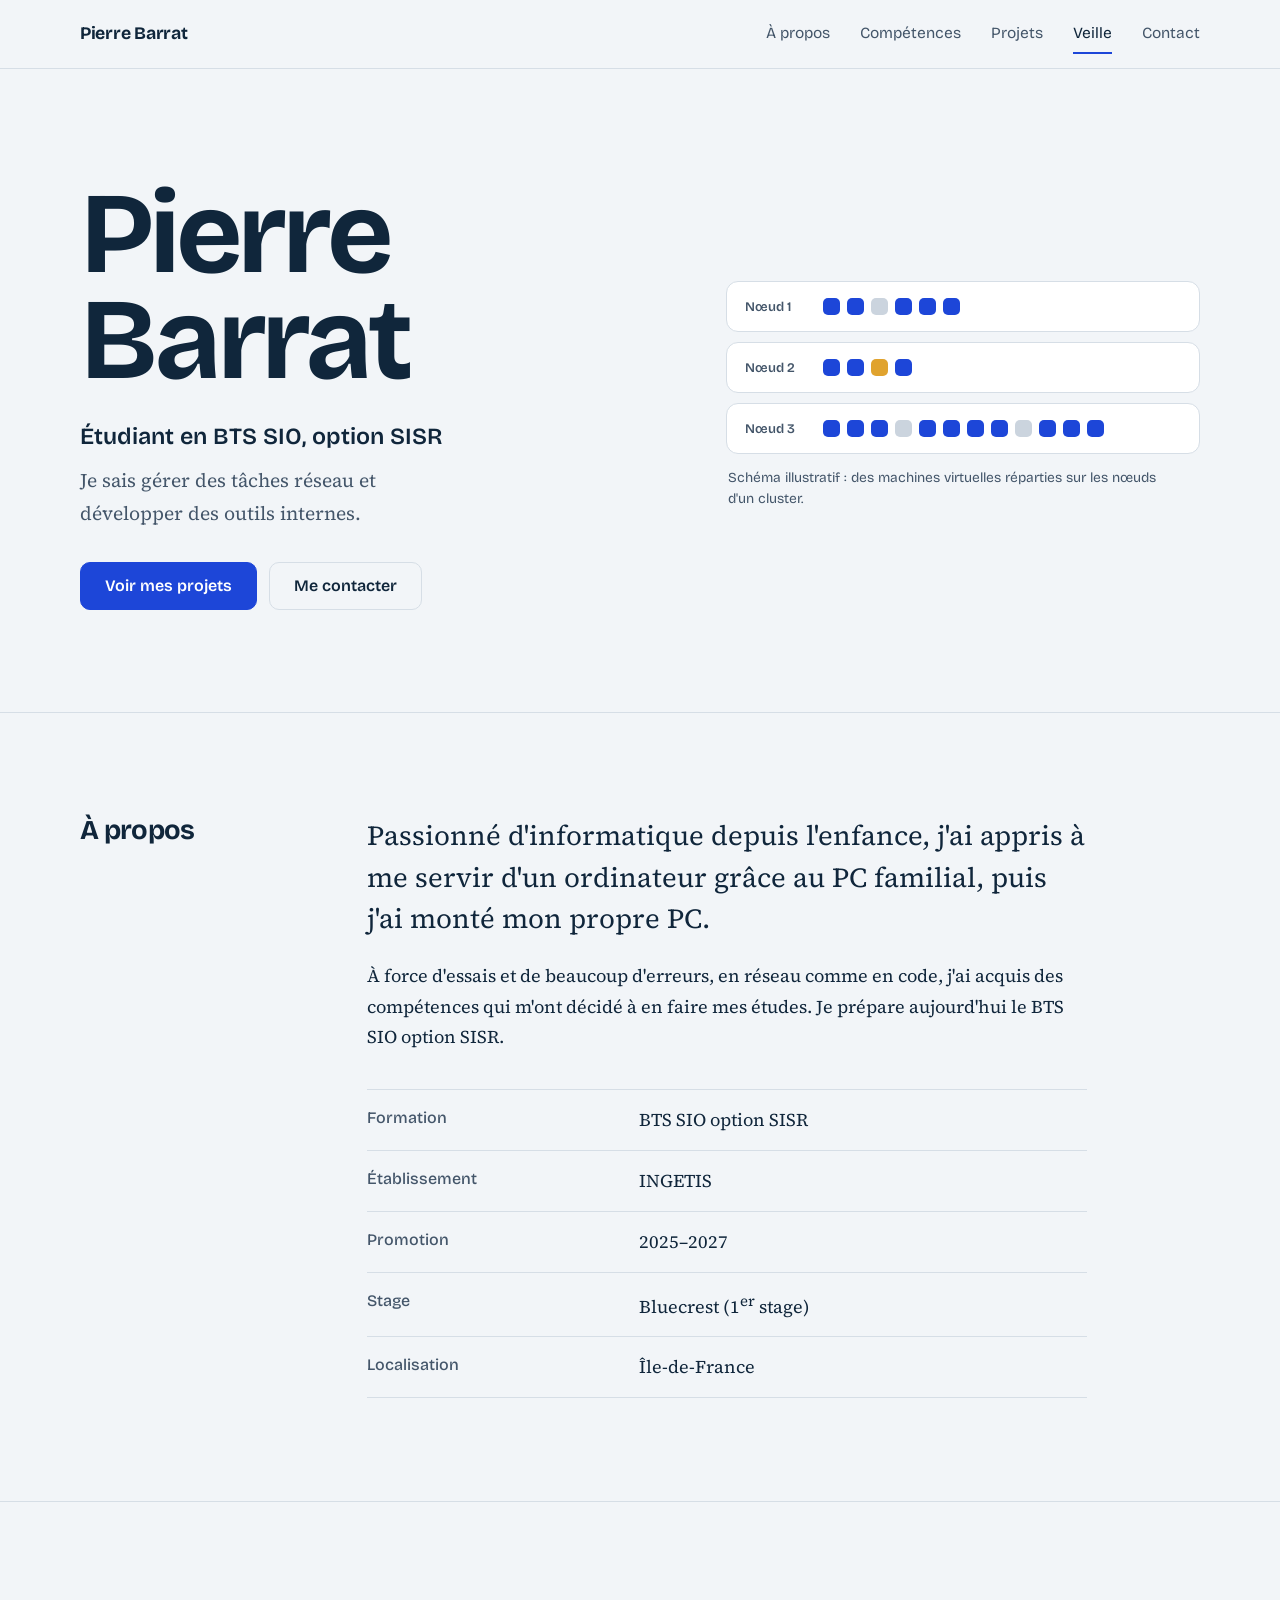
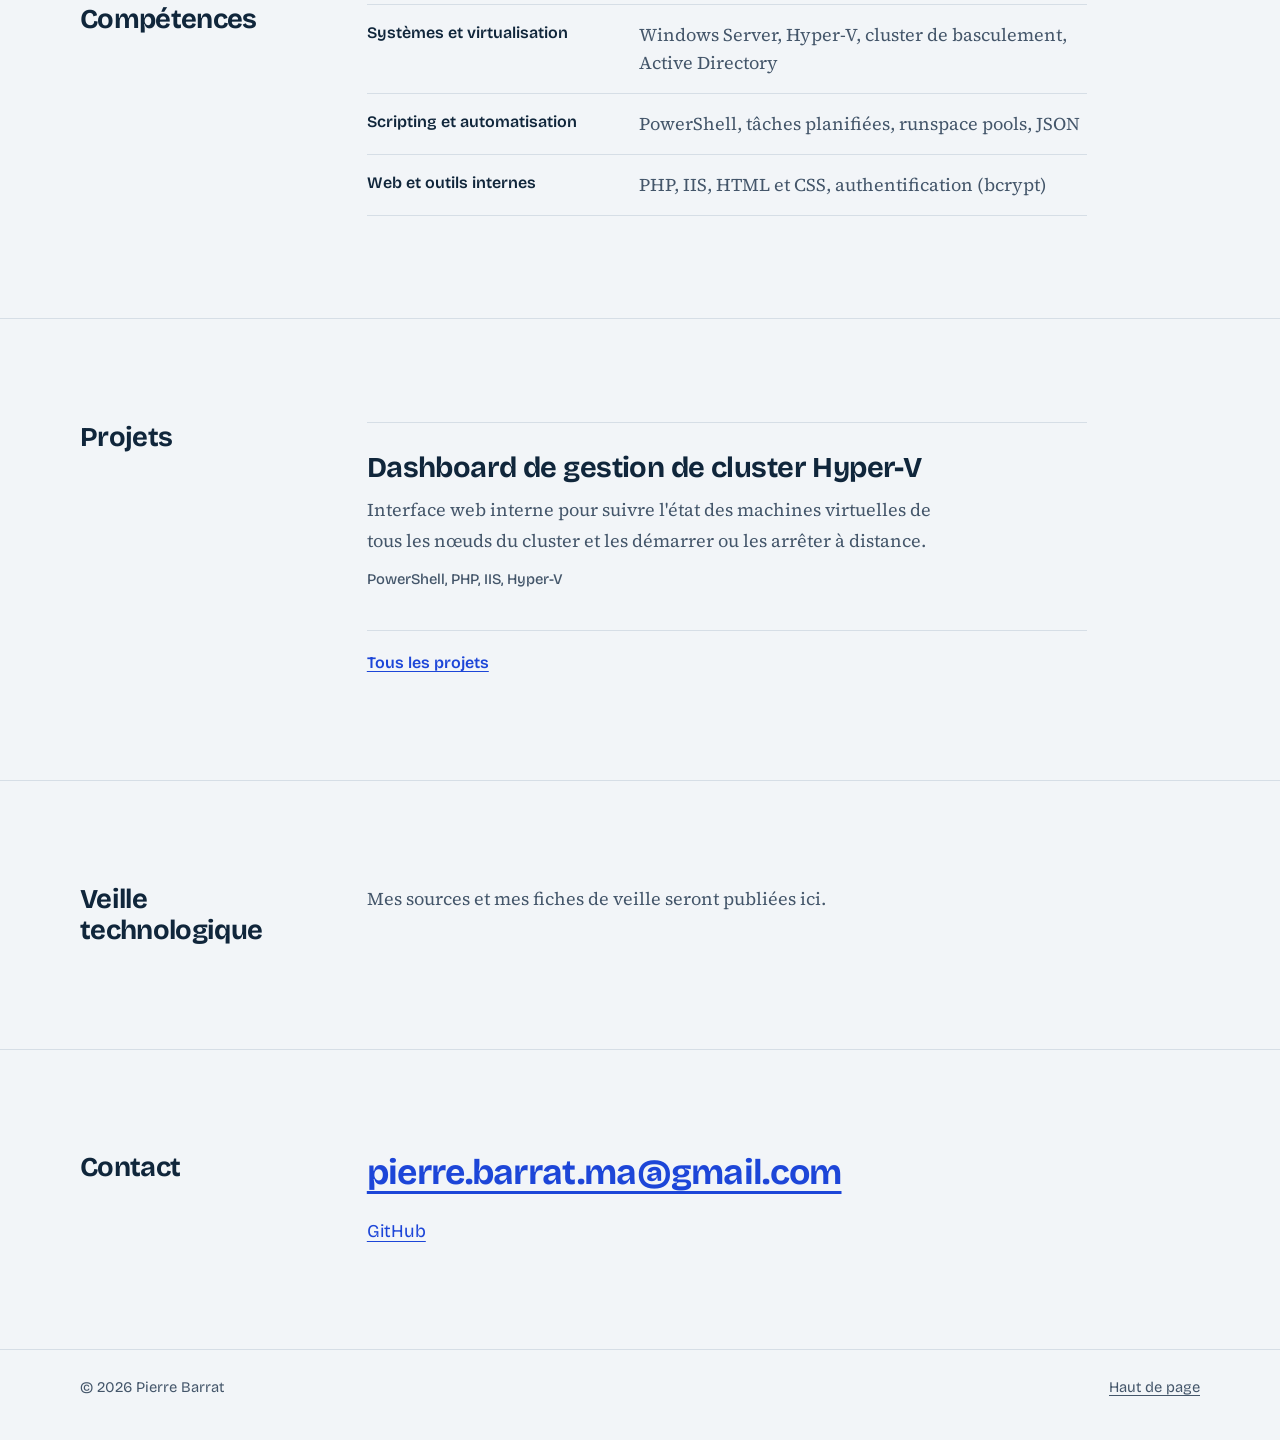
<file: index.html>
<!DOCTYPE html>
<html lang="fr">
<head>
  <meta charset="UTF-8">
  <meta name="viewport" content="width=device-width, initial-scale=1.0">
  <title>Pierre Barrat, étudiant en BTS SIO option SISR</title>
  <meta name="description" content="Pierre Barrat, étudiant en BTS SIO option SISR à INGETIS : réseau, administration Windows Server, virtualisation Hyper-V et PowerShell.">
  <meta name="theme-color" content="#F2F5F8" media="(prefers-color-scheme: light)">
  <meta name="theme-color" content="#0C1621" media="(prefers-color-scheme: dark)">
  <link rel="icon" href="favicon.svg" type="image/svg+xml">
  <link rel="preload" href="assets/fonts/bricolage-grotesque-latin-wght-normal.woff2" as="font" type="font/woff2" crossorigin>
  <link rel="stylesheet" href="style.css">
</head>
<body>
  <a class="skip-link" href="#main">Aller au contenu</a>

  <header class="site-header">
    <div class="wrap bar">
      <a class="brand" href="index.html">Pierre Barrat</a>
      <button class="menu-toggle" aria-expanded="false" aria-controls="menu">Menu</button>
      <ul class="menu" id="menu">
        <li><a href="#about">À propos</a></li>
        <li><a href="#skills">Compétences</a></li>
        <li><a href="#projects">Projets</a></li>
        <li><a href="#veille">Veille</a></li>
        <li><a href="#contact">Contact</a></li>
        <!-- CV : déposez votre PDF dans assets/cv/cv.pdf, puis retirez les marques de commentaire ci-dessous
        <li><a href="assets/cv/cv.pdf">CV</a></li>
        -->
      </ul>
    </div>
  </header>

  <main id="main">

    <section class="hero" id="top">
      <div class="wrap hero-grid">
        <div>
          <h1><span>Pierre</span> <span>Barrat</span></h1>
          <p class="role">Étudiant en BTS SIO, option SISR</p>
          <p class="intro">Je sais gérer des tâches réseau et développer des outils internes.</p>
          <div class="actions">
            <a class="btn btn-primary" href="#projects">Voir mes projets</a>
            <a class="btn" href="#contact">Me contacter</a>
          </div>
        </div>

        <div aria-hidden="true">
          <div class="cluster">
            <div class="node">
              <b>Nœud 1</b>
              <div class="vms">
                <i class="on" style="--i:0"></i><i class="on" style="--i:2"></i><i class="off"></i><i class="on" style="--i:5"></i><i class="on" style="--i:7"></i><i class="on" style="--i:9"></i>
              </div>
            </div>
            <div class="node">
              <b>Nœud 2</b>
              <div class="vms">
                <i class="on" style="--i:1"></i><i class="on" style="--i:4"></i><i class="warn"></i><i class="on" style="--i:8"></i>
              </div>
            </div>
            <div class="node">
              <b>Nœud 3</b>
              <div class="vms">
                <i class="on" style="--i:3"></i><i class="on" style="--i:6"></i><i class="on" style="--i:10"></i><i class="off"></i><i class="on" style="--i:11"></i><i class="on" style="--i:12"></i><i class="on" style="--i:13"></i><i class="on" style="--i:14"></i><i class="off"></i><i class="on" style="--i:15"></i><i class="on" style="--i:16"></i><i class="on" style="--i:17"></i>
              </div>
            </div>
          </div>
          <p class="cluster-note">Schéma illustratif : des machines virtuelles réparties sur les nœuds d'un cluster.</p>
        </div>
      </div>
    </section>

    <section class="section" id="about">
      <div class="wrap section-grid">
        <h2>À propos</h2>
        <div class="section-body">
          <p class="lead">Passionné d'informatique depuis l'enfance, j'ai appris à me servir d'un ordinateur grâce au PC familial, puis j'ai monté mon propre PC.</p>
          <p>À force d'essais et de beaucoup d'erreurs, en réseau comme en code, j'ai acquis des compétences qui m'ont décidé à en faire mes études. Je prépare aujourd'hui le BTS SIO option SISR.</p>

          <dl class="rows facts" style="margin-top:36px">
            <div><dt>Formation</dt><dd>BTS SIO option SISR</dd></div>
            <div><dt>Établissement</dt><dd>INGETIS</dd></div>
            <div><dt>Promotion</dt><dd>2025–2027</dd></div>
            <div><dt>Stage</dt><dd>Bluecrest (1<sup>er</sup>&nbsp;stage)</dd></div>
            <div><dt>Localisation</dt><dd>Île-de-France</dd></div>
          </dl>
        </div>
      </div>
    </section>

    <section class="section" id="skills">
      <div class="wrap section-grid">
        <h2>Compétences</h2>
        <div class="section-body">
          <dl class="rows">
            <div><dt>Systèmes et virtualisation</dt><dd>Windows Server, Hyper-V, cluster de basculement, Active Directory</dd></div>
            <div><dt>Scripting et automatisation</dt><dd>PowerShell, tâches planifiées, runspace pools, JSON</dd></div>
            <div><dt>Web et outils internes</dt><dd>PHP, IIS, HTML et CSS, authentification (bcrypt)</dd></div>
            <!-- Pour ajouter une ligne (par exemple réseau et sécurité), copiez la ligne ci-dessous :
            <div><dt>Réseau et sécurité</dt><dd>Vos compétences, séparées par des virgules</dd></div>
            -->
          </dl>
        </div>
      </div>
    </section>

    <section class="section" id="projects">
      <div class="wrap section-grid">
        <h2>Projets</h2>
        <div class="section-body">
          <div class="projects">
            <article class="project">
              <h3><a href="projet-dashboard-hyperv.html">Dashboard de gestion de cluster Hyper-V</a></h3>
              <p>Interface web interne pour suivre l'état des machines virtuelles de tous les nœuds du cluster et les démarrer ou les arrêter à distance.</p>
              <p class="stack">PowerShell, PHP, IIS, Hyper-V</p>
            </article>
            <!-- Pour ajouter un projet : copiez le bloc <article> ci-dessus, changez le texte et le lien,
                 puis dupliquez la page projet-dashboard-hyperv.html sous un autre nom. -->
          </div>
          <a class="more-link" href="projects.html">Tous les projets</a>
        </div>
      </div>
    </section>

    <section class="section" id="veille">
      <div class="wrap section-grid">
        <h2>Veille technologique</h2>
        <div class="section-body">
          <p class="empty">Mes sources et mes fiches de veille seront publiées ici.</p>
          <!-- Pour ajouter une fiche, remplacez la ligne ci-dessus par un bloc de ce type :
          <div class="projects">
            <article class="project">
              <h3>Titre de la fiche</h3>
              <p>Résumé en une ou deux phrases.</p>
              <p class="stack">Date, source</p>
            </article>
          </div>
          -->
        </div>
      </div>
    </section>

    <section class="section" id="contact">
      <div class="wrap section-grid">
        <h2>Contact</h2>
        <div class="section-body">
          <a class="mail" href="mailto:pierre.barrat.ma@gmail.com">pierre.barrat.ma@gmail.com</a>
          <ul class="contact-links">
            <li><a href="https://github.com/Pierre-Barrat">GitHub</a></li>
            <!-- LinkedIn : remplacez l'adresse puis retirez les marques de commentaire
            <li><a href="https://www.linkedin.com/in/votre-profil">LinkedIn</a></li>
            -->
          </ul>
        </div>
      </div>
    </section>

  </main>

  <footer class="site-footer">
    <div class="wrap footer-inner">
      <span>© <span id="year">2026</span> Pierre Barrat</span>
      <a href="#top">Haut de page</a>
    </div>
  </footer>

  <script src="script.js"></script>
</body>
</html>
</file>
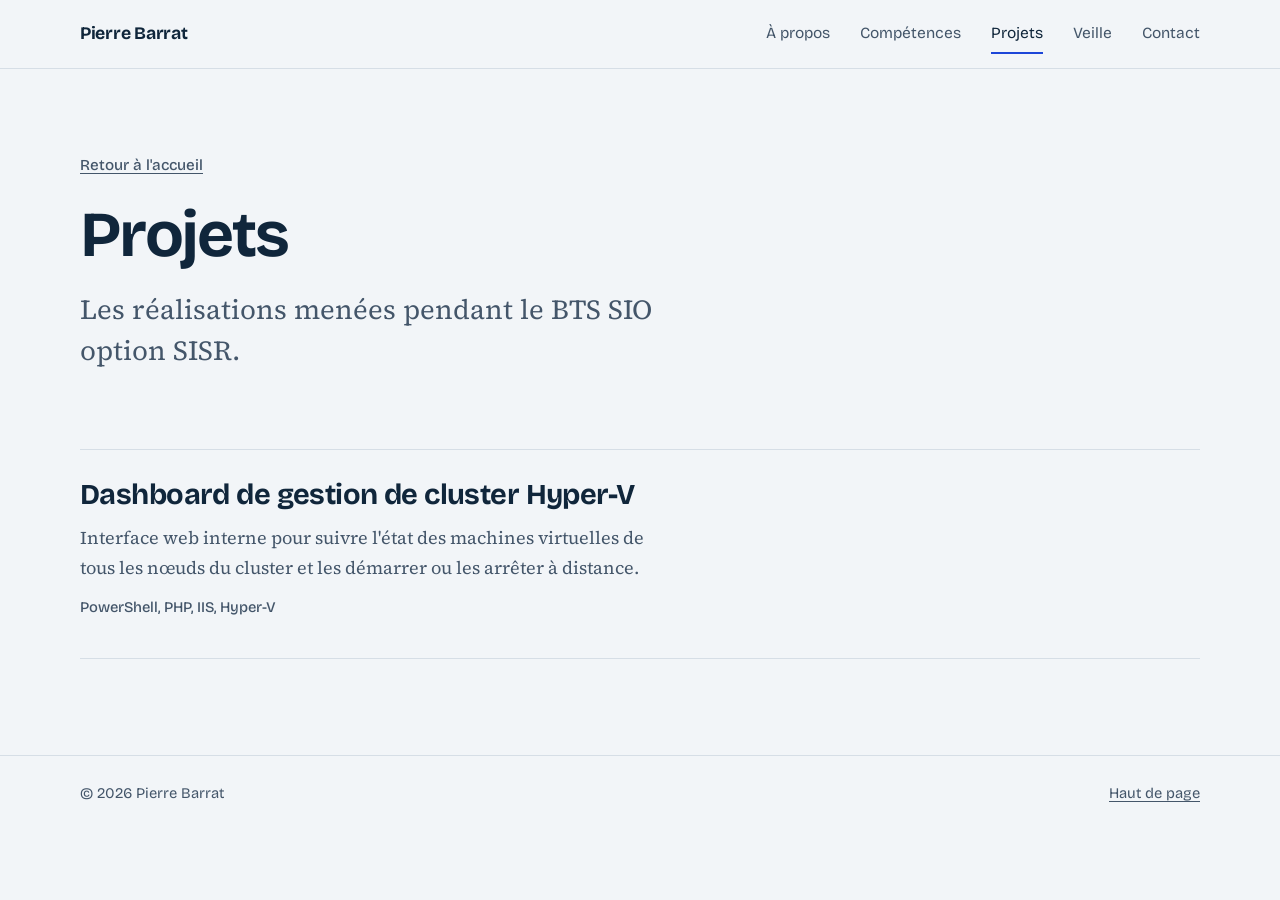
<file: projects.html>
<!DOCTYPE html>
<html lang="fr">
<head>
  <meta charset="UTF-8">
  <meta name="viewport" content="width=device-width, initial-scale=1.0">
  <title>Projets, Pierre Barrat</title>
  <meta name="description" content="Les projets réalisés par Pierre Barrat dans le cadre du BTS SIO option SISR.">
  <meta name="theme-color" content="#F2F5F8" media="(prefers-color-scheme: light)">
  <meta name="theme-color" content="#0C1621" media="(prefers-color-scheme: dark)">
  <link rel="icon" href="favicon.svg" type="image/svg+xml">
  <link rel="preload" href="assets/fonts/bricolage-grotesque-latin-wght-normal.woff2" as="font" type="font/woff2" crossorigin>
  <link rel="stylesheet" href="style.css">
</head>
<body>
  <a class="skip-link" href="#main">Aller au contenu</a>

  <header class="site-header">
    <div class="wrap bar">
      <a class="brand" href="index.html">Pierre Barrat</a>
      <button class="menu-toggle" aria-expanded="false" aria-controls="menu">Menu</button>
      <ul class="menu" id="menu">
        <li><a href="index.html#about">À propos</a></li>
        <li><a href="index.html#skills">Compétences</a></li>
        <li><a href="projects.html" aria-current="page">Projets</a></li>
        <li><a href="index.html#veille">Veille</a></li>
        <li><a href="index.html#contact">Contact</a></li>
      </ul>
    </div>
  </header>

  <main id="main">
    <div class="wrap page-head">
      <a class="back" href="index.html">Retour à l'accueil</a>
      <h1>Projets</h1>
      <p class="lead">Les réalisations menées pendant le BTS SIO option SISR.</p>
    </div>

    <div class="wrap" style="padding-bottom:96px">
      <div class="projects">
        <article class="project">
          <h3><a href="projet-dashboard-hyperv.html">Dashboard de gestion de cluster Hyper-V</a></h3>
          <p>Interface web interne pour suivre l'état des machines virtuelles de tous les nœuds du cluster et les démarrer ou les arrêter à distance.</p>
          <p class="stack">PowerShell, PHP, IIS, Hyper-V</p>
        </article>
        <!-- Pour ajouter un projet : copiez le bloc <article> ci-dessus. -->
      </div>
    </div>
  </main>

  <footer class="site-footer">
    <div class="wrap footer-inner">
      <span>© <span id="year">2026</span> Pierre Barrat</span>
      <a href="#main">Haut de page</a>
    </div>
  </footer>

  <script src="script.js"></script>
</body>
</html>
</file>
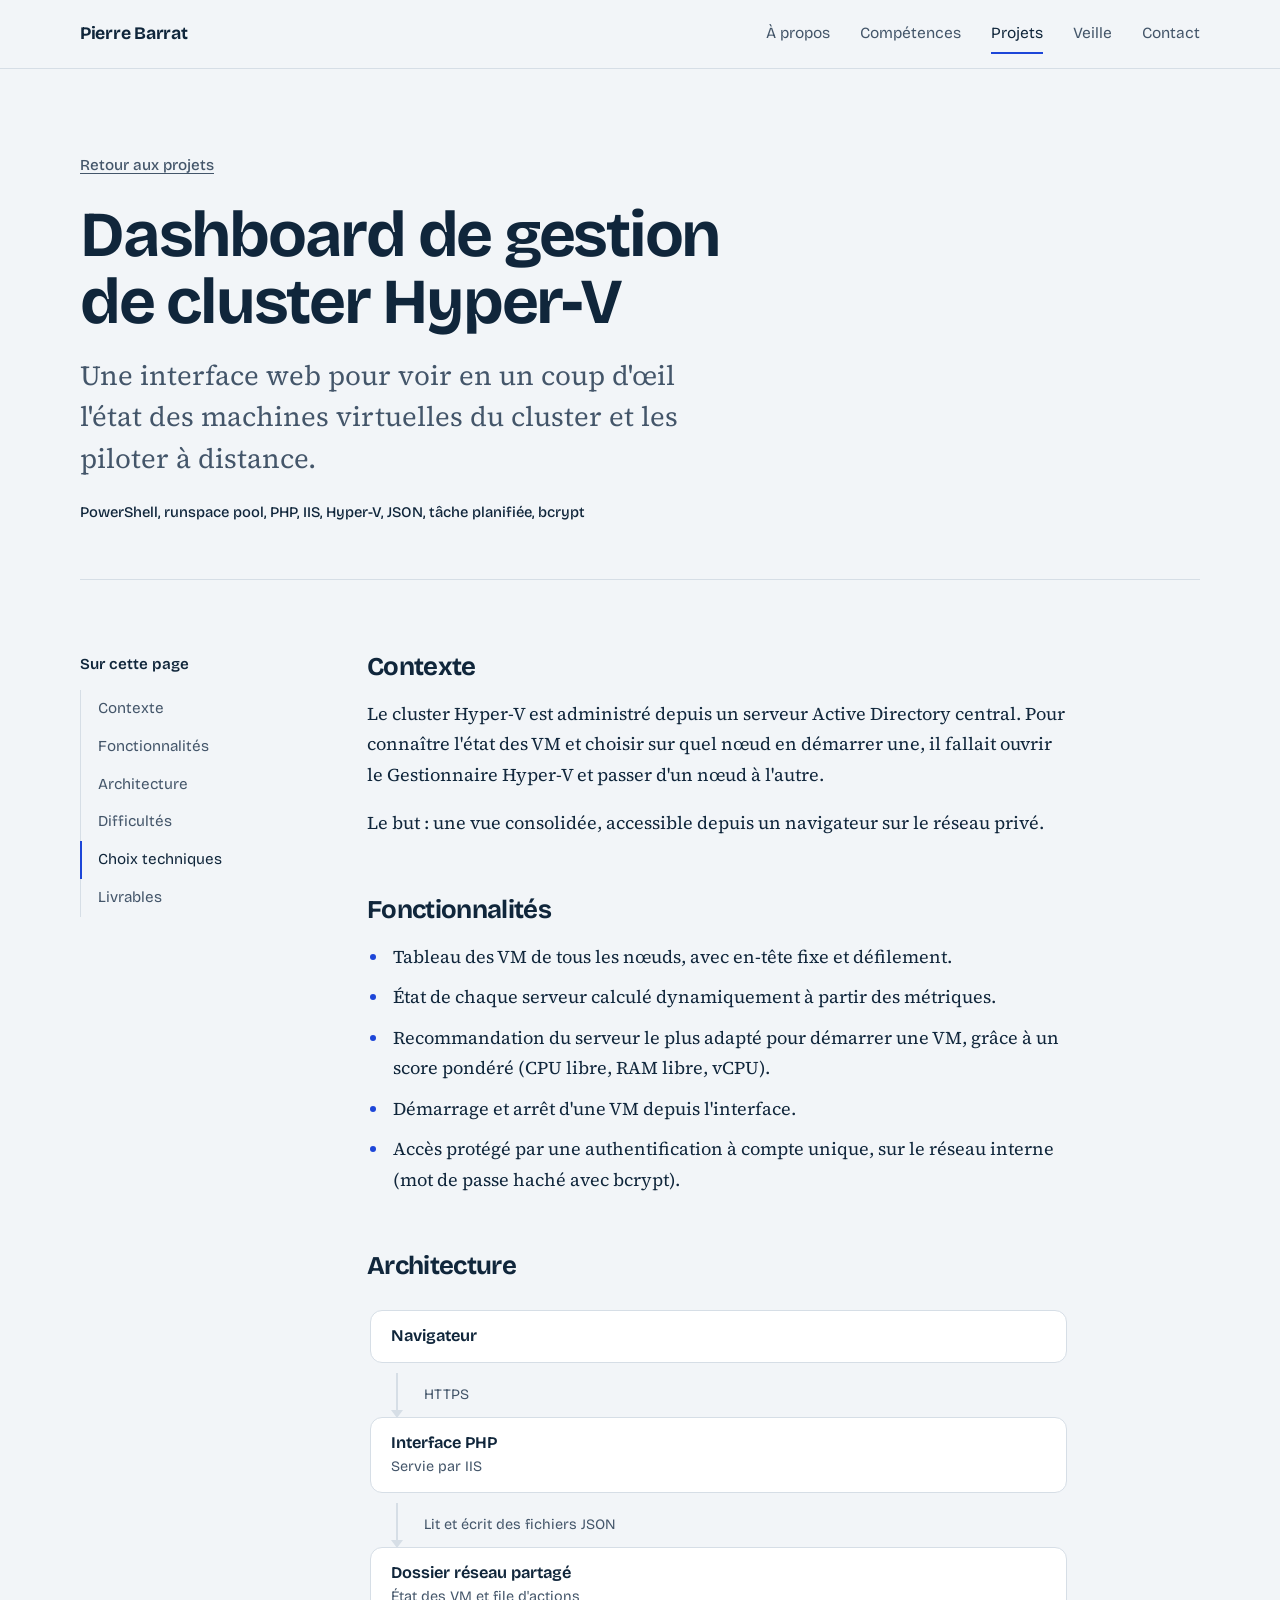
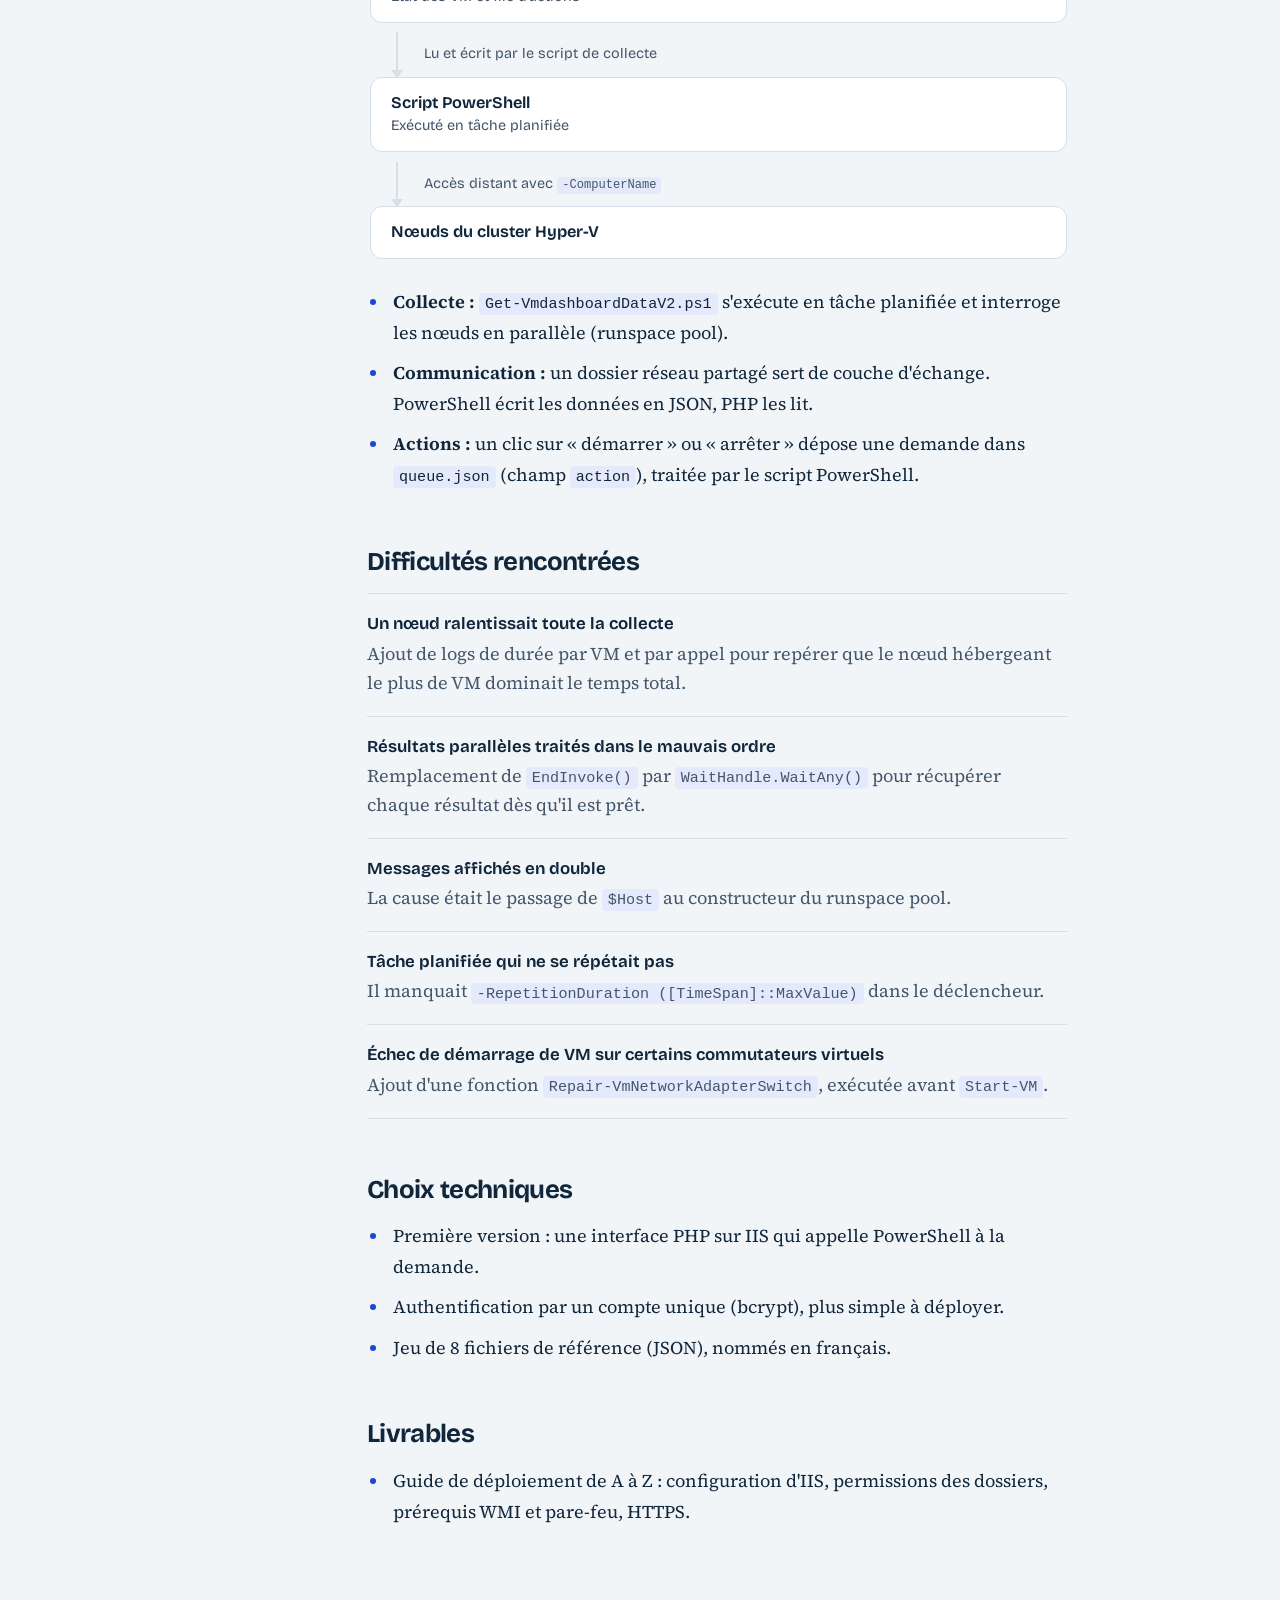
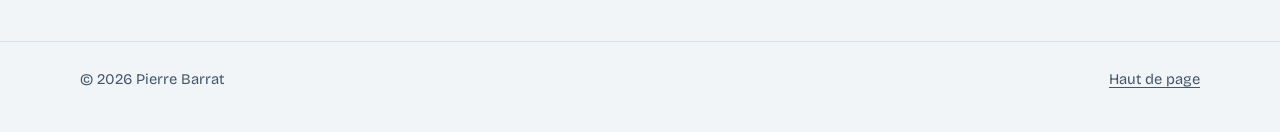
<file: projet-dashboard-hyperv.html>
<!DOCTYPE html>
<html lang="fr">
<head>
  <meta charset="UTF-8">
  <meta name="viewport" content="width=device-width, initial-scale=1.0">
  <title>Dashboard de gestion de cluster Hyper-V, Pierre Barrat</title>
  <meta name="description" content="Interface web PHP/IIS pour superviser et piloter les machines virtuelles d'un cluster Hyper-V, avec un script de collecte PowerShell.">
  <meta name="theme-color" content="#F2F5F8" media="(prefers-color-scheme: light)">
  <meta name="theme-color" content="#0C1621" media="(prefers-color-scheme: dark)">
  <link rel="icon" href="favicon.svg" type="image/svg+xml">
  <link rel="preload" href="assets/fonts/bricolage-grotesque-latin-wght-normal.woff2" as="font" type="font/woff2" crossorigin>
  <link rel="stylesheet" href="style.css">
</head>
<body>
  <a class="skip-link" href="#main">Aller au contenu</a>

  <header class="site-header">
    <div class="wrap bar">
      <a class="brand" href="index.html">Pierre Barrat</a>
      <button class="menu-toggle" aria-expanded="false" aria-controls="menu">Menu</button>
      <ul class="menu" id="menu">
        <li><a href="index.html#about">À propos</a></li>
        <li><a href="index.html#skills">Compétences</a></li>
        <li><a href="projects.html" aria-current="page">Projets</a></li>
        <li><a href="index.html#veille">Veille</a></li>
        <li><a href="index.html#contact">Contact</a></li>
      </ul>
    </div>
  </header>

  <main id="main">
    <div class="wrap page-head">
      <a class="back" href="projects.html">Retour aux projets</a>
      <h1>Dashboard de gestion de cluster Hyper-V</h1>
      <p class="lead">Une interface web pour voir en un coup d'œil l'état des machines virtuelles du cluster et les piloter à distance.</p>
      <p class="stack">PowerShell, runspace pool, PHP, IIS, Hyper-V, JSON, tâche planifiée, bcrypt</p>
    </div>

    <div class="wrap doc">
      <nav class="toc" aria-label="Sur cette page">
        <p>Sur cette page</p>
        <ul>
          <li><a href="#contexte">Contexte</a></li>
          <li><a href="#fonctionnalites">Fonctionnalités</a></li>
          <li><a href="#architecture">Architecture</a></li>
          <li><a href="#difficultes">Difficultés</a></li>
          <li><a href="#choix">Choix techniques</a></li>
          <li><a href="#livrables">Livrables</a></li>
        </ul>
      </nav>

      <article class="prose">

        <section id="contexte">
          <h2>Contexte</h2>
          <p>Le cluster Hyper-V est administré depuis un serveur Active Directory central. Pour connaître l'état des VM et choisir sur quel nœud en démarrer une, il fallait ouvrir le Gestionnaire Hyper-V et passer d'un nœud à l'autre.</p>
          <p>Le but : une vue consolidée, accessible depuis un navigateur sur le réseau privé.</p>
        </section>

        <section id="fonctionnalites">
          <h2>Fonctionnalités</h2>
          <ul>
            <li>Tableau des VM de tous les nœuds, avec en-tête fixe et défilement.</li>
            <li>État de chaque serveur calculé dynamiquement à partir des métriques.</li>
            <li>Recommandation du serveur le plus adapté pour démarrer une VM, grâce à un score pondéré (CPU libre, RAM libre, vCPU).</li>
            <li>Démarrage et arrêt d'une VM depuis l'interface.</li>
            <li>Accès protégé par une authentification à compte unique, sur le réseau interne (mot de passe haché avec bcrypt).</li>
          </ul>
        </section>

        <section id="architecture">
          <h2>Architecture</h2>
          <ol class="flow" aria-label="Schéma d'architecture, du navigateur aux nœuds du cluster">
            <li><div class="box"><strong>Navigateur</strong></div></li>
            <li><div class="via">HTTPS</div><div class="box"><strong>Interface PHP</strong><span>Servie par IIS</span></div></li>
            <li><div class="via">Lit et écrit des fichiers JSON</div><div class="box"><strong>Dossier réseau partagé</strong><span>État des VM et file d'actions</span></div></li>
            <li><div class="via">Lu et écrit par le script de collecte</div><div class="box"><strong>Script PowerShell</strong><span>Exécuté en tâche planifiée</span></div></li>
            <li><div class="via">Accès distant avec <code>-ComputerName</code></div><div class="box"><strong>Nœuds du cluster Hyper-V</strong></div></li>
          </ol>
          <ul>
            <li><strong>Collecte&nbsp;:</strong> <code>Get-VmdashboardDataV2.ps1</code> s'exécute en tâche planifiée et interroge les nœuds en parallèle (runspace pool).</li>
            <li><strong>Communication&nbsp;:</strong> un dossier réseau partagé sert de couche d'échange. PowerShell écrit les données en JSON, PHP les lit.</li>
            <li><strong>Actions&nbsp;:</strong> un clic sur «&nbsp;démarrer&nbsp;» ou «&nbsp;arrêter&nbsp;» dépose une demande dans <code>queue.json</code> (champ <code>action</code>), traitée par le script PowerShell.</li>
          </ul>
        </section>

        <section id="difficultes">
          <h2>Difficultés rencontrées</h2>
          <dl class="issues">
            <div>
              <dt>Un nœud ralentissait toute la collecte</dt>
              <dd>Ajout de logs de durée par VM et par appel pour repérer que le nœud hébergeant le plus de VM dominait le temps total.</dd>
            </div>
            <div>
              <dt>Résultats parallèles traités dans le mauvais ordre</dt>
              <dd>Remplacement de <code>EndInvoke()</code> par <code>WaitHandle.WaitAny()</code> pour récupérer chaque résultat dès qu'il est prêt.</dd>
            </div>
            <div>
              <dt>Messages affichés en double</dt>
              <dd>La cause était le passage de <code>$Host</code> au constructeur du runspace pool.</dd>
            </div>
            <div>
              <dt>Tâche planifiée qui ne se répétait pas</dt>
              <dd>Il manquait <code>-RepetitionDuration ([TimeSpan]::MaxValue)</code> dans le déclencheur.</dd>
            </div>
            <div>
              <dt>Échec de démarrage de VM sur certains commutateurs virtuels</dt>
              <dd>Ajout d'une fonction <code>Repair-VmNetworkAdapterSwitch</code>, exécutée avant <code>Start-VM</code>.</dd>
            </div>
          </dl>
        </section>

        <section id="choix">
          <h2>Choix techniques</h2>
          <ul>
            <li>Première version : une interface PHP sur IIS qui appelle PowerShell à la demande.</li>
            <li>Authentification par un compte unique (bcrypt), plus simple à déployer.</li>
            <li>Jeu de 8 fichiers de référence (JSON), nommés en français.</li>
          </ul>
        </section>

        <section id="livrables">
          <h2>Livrables</h2>
          <ul>
            <li>Guide de déploiement de A à Z : configuration d'IIS, permissions des dossiers, prérequis WMI et pare-feu, HTTPS.</li>
          </ul>
        </section>

        <!-- Captures d'écran : mettez vos images dans assets/img/, puis retirez les marques de commentaire.
             Attention : site public, masquez tout nom de serveur, adresse IP ou donnée de l'entreprise.
        <section id="captures">
          <h2>Captures d'écran</h2>
          <p><img src="assets/img/dashboard-1.png" alt="Description de la capture" style="max-width:100%;border-radius:12px"></p>
        </section>
        -->

      </article>
    </div>
  </main>

  <footer class="site-footer">
    <div class="wrap footer-inner">
      <span>© <span id="year">2026</span> Pierre Barrat</span>
      <a href="#main">Haut de page</a>
    </div>
  </footer>

  <script src="script.js"></script>
</body>
</html>
</file>
<file: style.css>
/* ==========================================================
   Site de Pierre Barrat — BTS SIO SISR
   Les couleurs et les polices se changent dans :root.
   Thème clair par défaut, thème sombre automatique selon l'appareil.
   ========================================================== */

@font-face {
  font-family: "Bricolage Grotesque";
  src: url("assets/fonts/bricolage-grotesque-latin-wght-normal.woff2") format("woff2");
  font-weight: 200 800;
  font-style: normal;
  font-display: swap;
}
@font-face {
  font-family: "Source Serif 4";
  src: url("assets/fonts/source-serif-4-latin-wght-normal.woff2") format("woff2");
  font-weight: 200 900;
  font-style: normal;
  font-display: swap;
}

:root {
  color-scheme: light dark;

  --bg: #F2F5F8;
  --surface: #FFFFFF;
  --ink: #10263B;
  --ink-2: #44566A;
  --line: #D6DEE6;
  --accent: #1D46D8;
  --accent-ink: #FFFFFF;
  --accent-soft: #E4EAFC;
  --vm-off: #CBD4DE;
  --vm-warn: #E0A32E;

  --sans: "Bricolage Grotesque", "Segoe UI", system-ui, sans-serif;
  --serif: "Source Serif 4", Georgia, "Times New Roman", serif;
  --mono: ui-monospace, "Cascadia Mono", Consolas, Menlo, monospace;
}

@media (prefers-color-scheme: dark) {
  :root {
    --bg: #0C1621;
    --surface: #132131;
    --ink: #E7EEF6;
    --ink-2: #9FB0C2;
    --line: #223244;
    --accent: #8AA8FF;
    --accent-ink: #0C1621;
    --accent-soft: #1A2B4F;
    --vm-off: #2B3C50;
    --vm-warn: #E5AE3F;
  }
}

*, *::before, *::after { box-sizing: border-box; }

html {
  scroll-behavior: smooth;
  scroll-padding-top: 92px;
  -webkit-text-size-adjust: 100%;
}

body {
  margin: 0;
  background: var(--bg);
  color: var(--ink);
  font-family: var(--serif);
  font-size: 1.125rem;
  line-height: 1.7;
  text-rendering: optimizeLegibility;
  -webkit-font-smoothing: antialiased;
}

h1, h2, h3 { font-family: var(--sans); text-wrap: balance; }
p { margin: 0 0 1em; text-wrap: pretty; }
a { color: var(--accent); text-underline-offset: 0.2em; }
a:hover { text-decoration-thickness: 2px; }
:focus-visible { outline: 2px solid var(--accent); outline-offset: 3px; border-radius: 3px; }

code {
  font-family: var(--mono);
  font-size: 0.84em;
  background: var(--accent-soft);
  padding: 0.12em 0.4em;
  border-radius: 4px;
  overflow-wrap: anywhere;
}

.wrap { width: min(1120px, 100% - 48px); margin-inline: auto; }

.skip-link {
  position: absolute; left: -9999px; top: 10px;
  background: var(--accent); color: var(--accent-ink);
  padding: 8px 14px; border-radius: 6px; z-index: 100;
  font-family: var(--sans);
}
.skip-link:focus { left: 12px; }

/* ---------- En-tête ---------- */
.site-header {
  position: sticky; top: 0; z-index: 20;
  background: var(--bg);
  background: color-mix(in srgb, var(--bg) 90%, transparent);
  -webkit-backdrop-filter: blur(10px);
  backdrop-filter: blur(10px);
  border-bottom: 1px solid var(--line);
}
.bar { display: flex; align-items: center; justify-content: space-between; height: 68px; gap: 16px; }
.brand {
  font: 700 1.1rem/1 var(--sans);
  letter-spacing: -0.015em;
  color: var(--ink);
  text-decoration: none;
}
.menu {
  display: flex; align-items: center; gap: 30px;
  list-style: none; margin: 0; padding: 0;
  font-family: var(--sans); font-size: 0.97rem;
}
.menu a {
  display: block;
  color: var(--ink-2);
  text-decoration: none;
  padding: 6px 0;
  border-bottom: 2px solid transparent;
}
.menu a:hover { color: var(--ink); }
.menu a[aria-current] { color: var(--ink); border-bottom-color: var(--accent); }
.menu-toggle {
  display: none;
  font: 600 0.92rem var(--sans);
  background: transparent; color: var(--ink);
  border: 1px solid var(--line); border-radius: 8px;
  padding: 8px 14px; cursor: pointer;
}

/* ---------- Boutons ---------- */
.actions { display: flex; flex-wrap: wrap; gap: 12px; margin-top: 32px; }
.btn {
  display: inline-block;
  font: 600 1rem/1 var(--sans);
  padding: 15px 24px;
  border-radius: 10px;
  border: 1px solid var(--line);
  color: var(--ink);
  text-decoration: none;
  transition: border-color 0.15s, background 0.15s;
}
.btn:hover { border-color: var(--ink-2); }
.btn-primary { background: var(--accent); border-color: var(--accent); color: var(--accent-ink); }
.btn-primary:hover { background: var(--accent); border-color: var(--accent); filter: brightness(1.1); }

/* ---------- Accueil : introduction ---------- */
.hero { padding: clamp(48px, 9vw, 112px) 0 clamp(56px, 8vw, 104px); }
.hero-grid {
  display: grid;
  grid-template-columns: minmax(0, 1.2fr) minmax(0, 1fr);
  gap: clamp(36px, 6vw, 96px);
  align-items: center;
}
.hero h1 {
  margin: 0 0 28px;
  font: 700 clamp(3.5rem, 10.5vw, 7.2rem)/0.92 var(--sans);
  letter-spacing: -0.045em;
}
.hero h1 span { display: block; }
.role { margin: 0 0 12px; font: 600 clamp(1.2rem, 2.2vw, 1.45rem)/1.35 var(--sans); }
.intro { max-width: 36ch; margin: 0; color: var(--ink-2); font-size: 1.2rem; }

/* Schéma du cluster : le seul moment animé de la page */
.cluster { display: grid; gap: 10px; }
.node {
  display: grid; grid-template-columns: 64px minmax(0, 1fr);
  align-items: center; gap: 14px;
  padding: 16px 18px;
  background: var(--surface);
  border: 1px solid var(--line);
  border-radius: 12px;
}
.node b { font: 600 0.82rem var(--sans); color: var(--ink-2); }
.vms { display: flex; flex-wrap: wrap; gap: 7px; }
.vms i { width: 17px; height: 17px; border-radius: 5px; background: var(--vm-off); }
.vms i.on {
  background: var(--accent);
  animation: demarrage 0.5s ease-out both;
  animation-delay: calc(var(--i) * 85ms + 500ms);
}
.vms i.warn { background: var(--vm-warn); }
@keyframes demarrage { from { background: var(--vm-off); } to { background: var(--accent); } }
.cluster-note { margin: 14px 2px 0; font: 400 0.86rem/1.5 var(--sans); color: var(--ink-2); }

/* ---------- Sections ---------- */
.section { padding: clamp(56px, 8vw, 104px) 0; border-top: 1px solid var(--line); }
.section-grid {
  display: grid;
  grid-template-columns: 210px minmax(0, 1fr);
  gap: 28px clamp(32px, 6vw, 88px);
}
.section h2 { margin: 0; font: 700 1.7rem/1.15 var(--sans); letter-spacing: -0.025em; }
.section-body { max-width: 720px; }

.lead {
  margin: 0 0 22px;
  font-size: clamp(1.35rem, 2.5vw, 1.72rem);
  line-height: 1.5;
  color: var(--ink);
}

/* Listes de définitions (informations, compétences) */
.rows { margin: 0; }
.rows > div {
  display: grid; grid-template-columns: minmax(0, 1fr) minmax(0, 1.8fr);
  gap: 8px 24px;
  padding: 16px 0;
  border-bottom: 1px solid var(--line);
}
.rows > div:first-child { border-top: 1px solid var(--line); }
.rows dt { font: 600 1rem/1.5 var(--sans); }
.rows dd { margin: 0; color: var(--ink-2); line-height: 1.55; }
.facts dt { font-weight: 500; color: var(--ink-2); }
.facts dd { color: var(--ink); }

/* ---------- Projets ---------- */
.projects { display: grid; gap: 0; border-top: 1px solid var(--line); }
.project {
  position: relative;
  padding: 28px 0;
  border-bottom: 1px solid var(--line);
  transition: background 0.2s;
}
.project h3 { margin: 0 0 10px; font: 700 clamp(1.4rem, 2.6vw, 1.8rem)/1.2 var(--sans); letter-spacing: -0.02em; }
.project h3 a { color: var(--ink); text-decoration: none; }
.project h3 a::after { content: ""; position: absolute; inset: 0; }
.project:hover h3 a { color: var(--accent); text-decoration: underline; text-decoration-thickness: 2px; text-underline-offset: 0.2em; }
.project p { margin: 0 0 12px; color: var(--ink-2); max-width: 60ch; }
.stack { margin: 0; font: 500 0.92rem/1.5 var(--sans); color: var(--ink); }
.more-link { display: inline-block; margin-top: 22px; font: 600 1rem var(--sans); }

.empty { margin: 0; color: var(--ink-2); }

/* ---------- Contact ---------- */
.mail {
  display: inline-block;
  font: 700 clamp(1.35rem, 3.6vw, 2.2rem)/1.2 var(--sans);
  letter-spacing: -0.02em;
  overflow-wrap: anywhere;
}
.contact-links { list-style: none; margin: 22px 0 0; padding: 0; display: flex; flex-wrap: wrap; gap: 8px 28px; font-family: var(--sans); }

/* ---------- Pied de page ---------- */
.site-footer { border-top: 1px solid var(--line); padding: 28px 0 44px; font: 400 0.92rem var(--sans); color: var(--ink-2); }
.footer-inner { display: flex; justify-content: space-between; flex-wrap: wrap; gap: 10px; }
.site-footer a { color: var(--ink-2); }

/* ---------- Pages intérieures ---------- */
.page-head { padding: clamp(40px, 7vw, 80px) 0 clamp(32px, 5vw, 56px); }
.back { display: inline-block; margin-bottom: 28px; font: 500 0.95rem var(--sans); color: var(--ink-2); }
.page-head h1 { max-width: 20ch; margin: 0 0 20px; font: 700 clamp(2.3rem, 6vw, 4rem)/1.04 var(--sans); letter-spacing: -0.035em; }
.page-head .lead { max-width: 40ch; color: var(--ink-2); }
.page-head .stack { max-width: 60ch; }

.doc {
  display: grid;
  grid-template-columns: 210px minmax(0, 1fr);
  gap: 32px clamp(32px, 6vw, 88px);
  padding-bottom: clamp(48px, 8vw, 96px);
  border-top: 1px solid var(--line);
  padding-top: clamp(40px, 6vw, 72px);
}
.toc { position: sticky; top: 100px; align-self: start; font-family: var(--sans); font-size: 0.95rem; }
.toc p { margin: 0 0 12px; font-weight: 600; }
.toc ul { list-style: none; margin: 0; padding: 0; border-left: 1px solid var(--line); }
.toc a {
  display: block; padding: 6px 0 6px 16px; margin-left: -1px;
  color: var(--ink-2); text-decoration: none;
  border-left: 2px solid transparent;
}
.toc a:hover { color: var(--ink); }
.toc a[aria-current] { color: var(--ink); border-left-color: var(--accent); }

.prose { max-width: 700px; }
.prose section + section { margin-top: 56px; }
.prose h2 { margin: 0 0 16px; font: 700 1.6rem/1.2 var(--sans); letter-spacing: -0.025em; }
.prose ul { margin: 0 0 1em; padding-left: 1.25em; }
.prose li { margin-bottom: 0.55em; padding-left: 0.2em; }
.prose li::marker { color: var(--accent); }
.prose strong { font-weight: 650; }

/* Schéma d'architecture */
.flow { list-style: none; margin: 28px 0; padding: 0; font-family: var(--sans); }
.flow .via {
  position: relative;
  margin-left: 26px; padding: 12px 0 12px 26px;
  border-left: 2px solid var(--line);
  font-size: 0.9rem; line-height: 1.4; color: var(--ink-2);
}
.flow .via::after {
  content: ""; position: absolute; left: -7px; bottom: -1px;
  border: 6px solid transparent; border-top: 8px solid var(--line); border-bottom: 0;
}
.flow .box {
  background: var(--surface);
  border: 1px solid var(--line);
  border-radius: 12px;
  padding: 14px 20px;
}
.flow .box strong { display: block; font-weight: 650; font-size: 1.02rem; line-height: 1.4; }
.flow .box span { display: block; margin-top: 2px; font-size: 0.9rem; line-height: 1.45; color: var(--ink-2); }

/* Difficultés */
.issues { margin: 0; }
.issues > div { padding: 18px 0; border-bottom: 1px solid var(--line); }
.issues > div:first-child { border-top: 1px solid var(--line); }
.issues dt { margin: 0 0 4px; font: 650 1.05rem/1.4 var(--sans); }
.issues dd { margin: 0; color: var(--ink-2); line-height: 1.6; }

/* ---------- Mobile ---------- */
@media (max-width: 860px) {
  .hero-grid, .section-grid, .doc { grid-template-columns: minmax(0, 1fr); }
  .toc { position: static; }
  .toc ul { display: flex; flex-wrap: wrap; gap: 4px 20px; border-left: 0; }
  .toc a { padding: 4px 0; margin: 0; border-left: 0; border-bottom: 2px solid transparent; }
  .toc a[aria-current] { border-left: 0; border-bottom-color: var(--accent); }
  .section-grid { gap: 20px; }
}

@media (max-width: 720px) {
  .menu-toggle { display: block; }
  .menu {
    display: none;
    position: absolute; top: 68px; left: 0; right: 0;
    flex-direction: column; align-items: stretch; gap: 0;
    background: var(--bg);
    border-bottom: 1px solid var(--line);
    padding: 8px 24px 16px;
  }
  .menu.open { display: flex; }
  .menu a { padding: 12px 0; border-bottom: 0; }
  .menu a[aria-current] { color: var(--accent); }
  .rows > div { grid-template-columns: minmax(0, 1fr); gap: 2px; }
  body { font-size: 1.0625rem; }
}

@media (prefers-reduced-motion: reduce) {
  html { scroll-behavior: auto; }
  .vms i.on { animation: none; }
}
</file>
